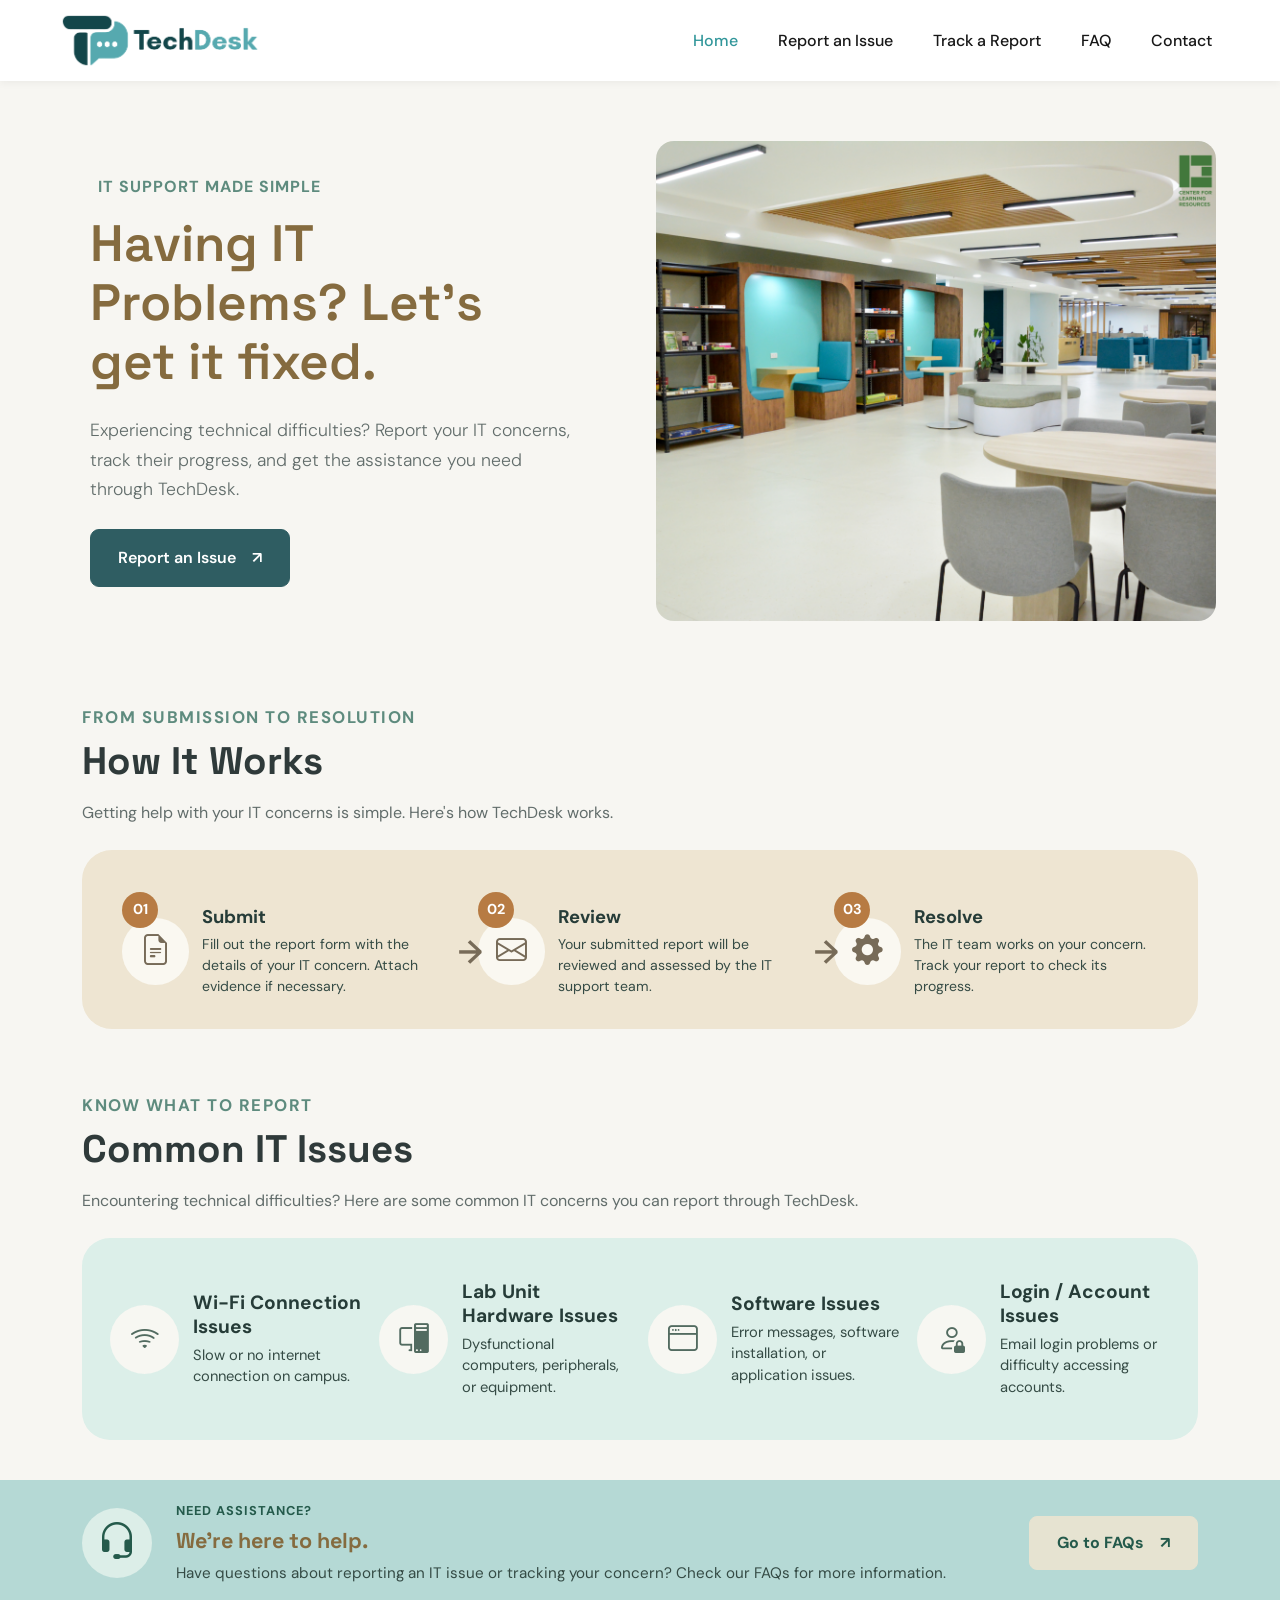
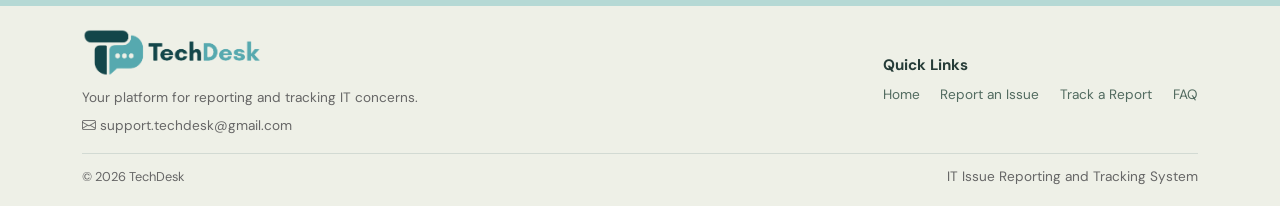
<file: index.html>
<!DOCTYPE html>
<html lang="en">

<head>
    <meta charset="utf-8">
    <meta name="viewport" content="width=device-width, initial-scale=1">
    <meta name="theme-color" content="#f7f7f2">
    <meta name="description" content="TechDesk is a campus IT issue reporting and tracking platform where users can report technical problems and monitor their status.">

    <title>TechDesk | Having IT Problems?</title>
    <link rel="icon" type="image/png" href="images/techdesk-logo.png">

    <!-- Bootstrap -->
    <link href="https://cdn.jsdelivr.net/npm/bootstrap@5.3.3/dist/css/bootstrap.min.css"
        rel="stylesheet"
        integrity="sha384-QWTKZyjpPEjISv5WaRU9OFeRpok6YctnYmDr5pNlyT2bRjXh0JMhjY6hW+ALEwIH"
        crossorigin="anonymous">

    <!-- Bootstrap Icons -->
    <link rel="stylesheet"
        href="https://cdn.jsdelivr.net/npm/bootstrap-icons@1.11.3/font/bootstrap-icons.min.css">

    <!-- Google Fonts -->
    <link rel="preconnect" href="https://fonts.googleapis.com">
    <link rel="preconnect" href="https://fonts.gstatic.com" crossorigin>
    <link href="https://fonts.googleapis.com/css2?family=DM+Sans:wght@400;500;600;700&family=Space+Grotesk:wght@500;600;700&display=swap"
        rel="stylesheet">

    <!-- TechDesk Stylesheets -->
    <link rel="stylesheet" href="styles/index.css">
    <link rel="stylesheet" href="styles/home-layout.css">
    <link rel="stylesheet" href="styles/hero.css">
    <link rel="stylesheet" href="styles/scams.css">

</head>

<body>

    <!-- NAVIGATION -->
    <header class="navbar navbar-expand-md sticky-top bg-light px-3 px-lg-5">
        <div class="container-fluid">

            <!-- TechDesk Brand -->
            <a class="navbar-brand d-flex align-items-center mb-0"
                href="#home" aria-label="TechDesk home">

                <img src="images/techdesk-logo.png"
                    alt="TechDesk Logo"
                    class="navbar-logo">

            </a>

            <!-- Navigation Toggle -->
            <button class="navbar-toggler"
                type="button"
                data-bs-toggle="collapse"
                data-bs-target="#site-navigation"
                aria-label="Toggle navigation"
                aria-expanded="false"
                aria-controls="site-navigation">

                <span class="navbar-toggler-icon"></span>
            </button>

            <!-- Main Navigation -->
            <nav class="collapse navbar-collapse justify-content-md-end"
                id="site-navigation"
                aria-label="Main navigation">

                <div class="navbar-nav align-items-md-center gap-md-4">

                    <a class="nav-link active" href="#home" aria-current="page">
                        Home
                    </a>

                    <a class="nav-link" href="report.html">
                        Report an Issue
                    </a>

                    <a class="nav-link" href="track.html">
                        Track a Report
                    </a>

                    <a class="nav-link" href="faqs.html">
                        FAQ
                    </a>

                    <a class="nav-link" href="#contact">
                        Contact
                    </a>

                </div>
            </nav>

        </div>
    </header>


    <main>

        <!-- HERO SECTION -->
        <section class="hero d-flex align-items-center position-relative overflow-hidden"
            id="home"
            aria-labelledby="hero-title">

            <div class="container-fluid px-0">

                <div class="row g-0 align-items-stretch">

                    <!-- Hero Content -->
                    <div class="col-lg-6 hero-content">

                        <div class="hero-text-content">

                            <p class="hero-eyebrow d-flex align-items-center gap-2 fw-bold mb-3">
                                <span class="eyebrow-dot" aria-hidden="true"></span>
                                IT SUPPORT MADE SIMPLE
                            </p>

                            <h1 class="hero-title fw-semibold mb-0" id="hero-title">
                                Having IT Problems?
                                <span>Let's get it fixed.</span>
                            </h1>

                            <p class="hero-description lead my-4">
                                Experiencing technical difficulties?
                                Report your IT concerns, track their progress,
                                and get the assistance you need through TechDesk.
                            </p>

                            <a class="btn btn-primary d-inline-flex align-items-center gap-3"
                                href="report.html">

                                Report an Issue
                                <span aria-hidden="true">↗</span>

                            </a>

                        </div>

                    </div>

                    <!-- Hero Image -->
                    <div class="col-lg-6 hero-image-container">

                        <img src="images/hero-right.jpg"
                            alt="Campus learning environment"
                            class="hero-image">

                    </div>

                </div>
            </div>
        </section>


        <!-- HOW IT WORKS -->
        <section class="how-it-works py-5"
            id="how-it-works"
            aria-labelledby="how-it-works-title">

            <div class="container py-lg-4">

                <div class="how-heading mb-4">

                    <p class="how-kicker text-uppercase fw-bold mb-2">
                        FROM SUBMISSION TO RESOLUTION
                    </p>

                    <h2 class="how-title mb-3" id="how-it-works-title">
                        How It Works
                    </h2>

                    <p class="how-intro mb-0">
                        Getting help with your IT concerns is simple.
                        Here's how TechDesk works.
                    </p>

                </div>

                <!-- Process Panel -->
                <div class="how-steps row g-4 align-items-center">

                    <!-- Step 1 -->
                    <div class="col-md-4">

                        <article class="how-step">

                            <span class="step-number">01</span>

                            <div class="step-icon" aria-hidden="true">
                                <i class="bi bi-file-earmark-text"></i>
                            </div>

                            <div class="step-content">

                                <h3 class="step-title">Submit</h3>

                                <p class="step-description mb-0">
                                    Fill out the report form with the details
                                    of your IT concern. Attach evidence if necessary.
                                </p>

                            </div>

                        </article>

                    </div>

                    <!-- Step 2 -->
                    <div class="col-md-4">

                        <article class="how-step">

                            <span class="step-number">02</span>

                            <div class="step-icon" aria-hidden="true">
                                <i class="bi bi-envelope"></i>
                            </div>

                            <div class="step-content">

                                <h3 class="step-title">Review</h3>

                                <p class="step-description mb-0">
                                    Your submitted report will be reviewed
                                    and assessed by the IT support team.
                                </p>

                            </div>

                        </article>

                    </div>

                    <!-- Step 3 -->
                    <div class="col-md-4">

                        <article class="how-step">

                            <span class="step-number">03</span>

                            <div class="step-icon" aria-hidden="true">
                                <i class="bi bi-gear-fill"></i>
                            </div>

                            <div class="step-content">

                                <h3 class="step-title">Resolve</h3>

                                <p class="step-description mb-0">
                                    The IT team works on your concern.
                                    Track your report to check its progress.
                                </p>

                            </div>

                        </article>

                    </div>

                </div>

            </div>
        </section>


        <!-- COMMON IT ISSUES -->
        <section class="scam-types py-5"
            id="scam-types"
            aria-labelledby="scam-types-title">

            <div class="container py-lg-4">

                <div class="scam-types-heading mb-4 mb-lg-5">

                    <p class="scam-types-kicker text-uppercase fw-bold mb-2">
                        KNOW WHAT TO REPORT
                    </p>

                    <h2 class="scam-types-title mb-3" id="scam-types-title">
                        Common IT Issues
                    </h2>

                    <p class="scam-types-intro mb-0">
                        Encountering technical difficulties? Here are some
                        common IT concerns you can report through TechDesk.
                    </p>

                </div>

                <!-- Common Issues Panel -->
                <div class="row g-3 g-lg-4">

                    <!-- Wi-Fi Connection Issues -->
                    <div class="col-md-6 col-lg-3">

                        <article class="scam-card h-100">

                            <span class="scam-icon" aria-hidden="true">
                                <i class="bi bi-wifi"></i>
                            </span>

                            <div class="scam-card-content">

                                <h3 class="scam-card-title">
                                    Wi-Fi Connection Issues
                                </h3>

                                <p class="scam-card-description mb-0">
                                    Slow or no internet connection on campus.
                                </p>

                            </div>

                        </article>

                    </div>

                    <!-- Lab Unit Hardware Issues -->
                    <div class="col-md-6 col-lg-3">

                        <article class="scam-card h-100">

                            <span class="scam-icon" aria-hidden="true">
                                <i class="bi bi-pc-display"></i>
                            </span>

                            <div class="scam-card-content">

                                <h3 class="scam-card-title">
                                    Lab Unit Hardware Issues
                                </h3>

                                <p class="scam-card-description mb-0">
                                    Dysfunctional computers, peripherals,
                                    or equipment.
                                </p>

                            </div>

                        </article>

                    </div>

                    <!-- Software Issues -->
                    <div class="col-md-6 col-lg-3">

                        <article class="scam-card h-100">

                            <span class="scam-icon" aria-hidden="true">
                                <i class="bi bi-window"></i>
                            </span>

                            <div class="scam-card-content">

                                <h3 class="scam-card-title">
                                    Software Issues
                                </h3>

                                <p class="scam-card-description mb-0">
                                    Error messages, software installation,
                                    or application issues.
                                </p>

                            </div>

                        </article>

                    </div>

                    <!-- Login / Account Issues -->
                    <div class="col-md-6 col-lg-3">

                        <article class="scam-card h-100">

                            <span class="scam-icon" aria-hidden="true">
                                <i class="bi bi-person-lock"></i>
                            </span>

                            <div class="scam-card-content">

                                <h3 class="scam-card-title">
                                    Login / Account Issues
                                </h3>

                                <p class="scam-card-description mb-0">
                                    Email login problems or difficulty
                                    accessing accounts.
                                </p>

                            </div>

                        </article>

                    </div>

                </div>
            </div>

        </section>


        <!-- NEED HELP SECTION -->
        <section class="volunteer-section position-relative d-flex align-items-center overflow-hidden"
            id="help"
            aria-labelledby="help-title">

            <div class="container volunteer-content">

                <div class="row align-items-center">

                    <!-- Headset Icon -->
                    <div class="col-auto">

                        <div class="help-icon" aria-hidden="true">
                            <i class="bi bi-headset"></i>
                        </div>

                    </div>

                    <!-- Help Text -->
                    <div class="col">

                        <p class="volunteer-eyebrow text-uppercase fw-bold mb-2">
                            NEED ASSISTANCE?
                        </p>

                        <h2 class="volunteer-title mb-2" id="help-title">
                            We're here to help.
                        </h2>

                        <p class="volunteer-description mb-0">
                            Have questions about reporting an IT issue
                            or tracking your concern? Check our FAQs
                            for more information.
                        </p>

                    </div>

                    <!-- FAQ Button -->
                    <div class="col-lg-auto">

                        <a class="btn btn-primary d-inline-flex align-items-center gap-3"
                            href="faqs.html">

                            Go to FAQs
                            <span aria-hidden="true">↗</span>

                        </a>

                    </div>

                </div>

            </div>
        </section>

    </main>


    <!-- FOOTER -->
    <footer class="site-footer py-3" id="contact">

        <div class="container">

            <div class="d-flex flex-column flex-sm-row justify-content-between align-items-sm-center gap-3">

                <!-- Footer Brand -->
                <div class="footer-brand">

                    <a class="footer-logo d-flex align-items-center mb-2"
                        href="#home">

                        <img src="images/techdesk-logo.png"
                            alt="TechDesk Logo"
                            class="footer-logo-image">

                    </a>

                    <p class="footer-notice mb-0">
                        Your platform for reporting and tracking IT concerns.
                    </p>

                    <p class="footer-notice mb-0 mt-2">
                        <i class="bi bi-envelope" aria-hidden="true"></i> support.techdesk@gmail.com
                    </p>

                </div>

                <!-- Footer Navigation -->
                <div class="footer-links">

                    <h3>Quick Links</h3>

                    <div class="footer-links-list">

                        <a href="index.html">Home</a>
                        <a href="report.html">Report an Issue</a>
                        <a href="track.html">Track a Report</a>
                        <a href="faqs.html">FAQ</a>

                    </div>

                </div>

            </div>

            <!-- Copyright -->
            <div class="footer-bottom mt-3">

                <p class="footer-copyright mb-0">
                    &copy; 2026 TechDesk
                </p>

                <p class="footer-notice mb-0">
                    IT Issue Reporting and Tracking System
                </p>

            </div>

        </div>
    </footer>


    <!-- Bootstrap JavaScript -->
    <script src="https://cdn.jsdelivr.net/npm/bootstrap@5.3.3/dist/js/bootstrap.bundle.min.js"></script>

</body>
</html>
</file>
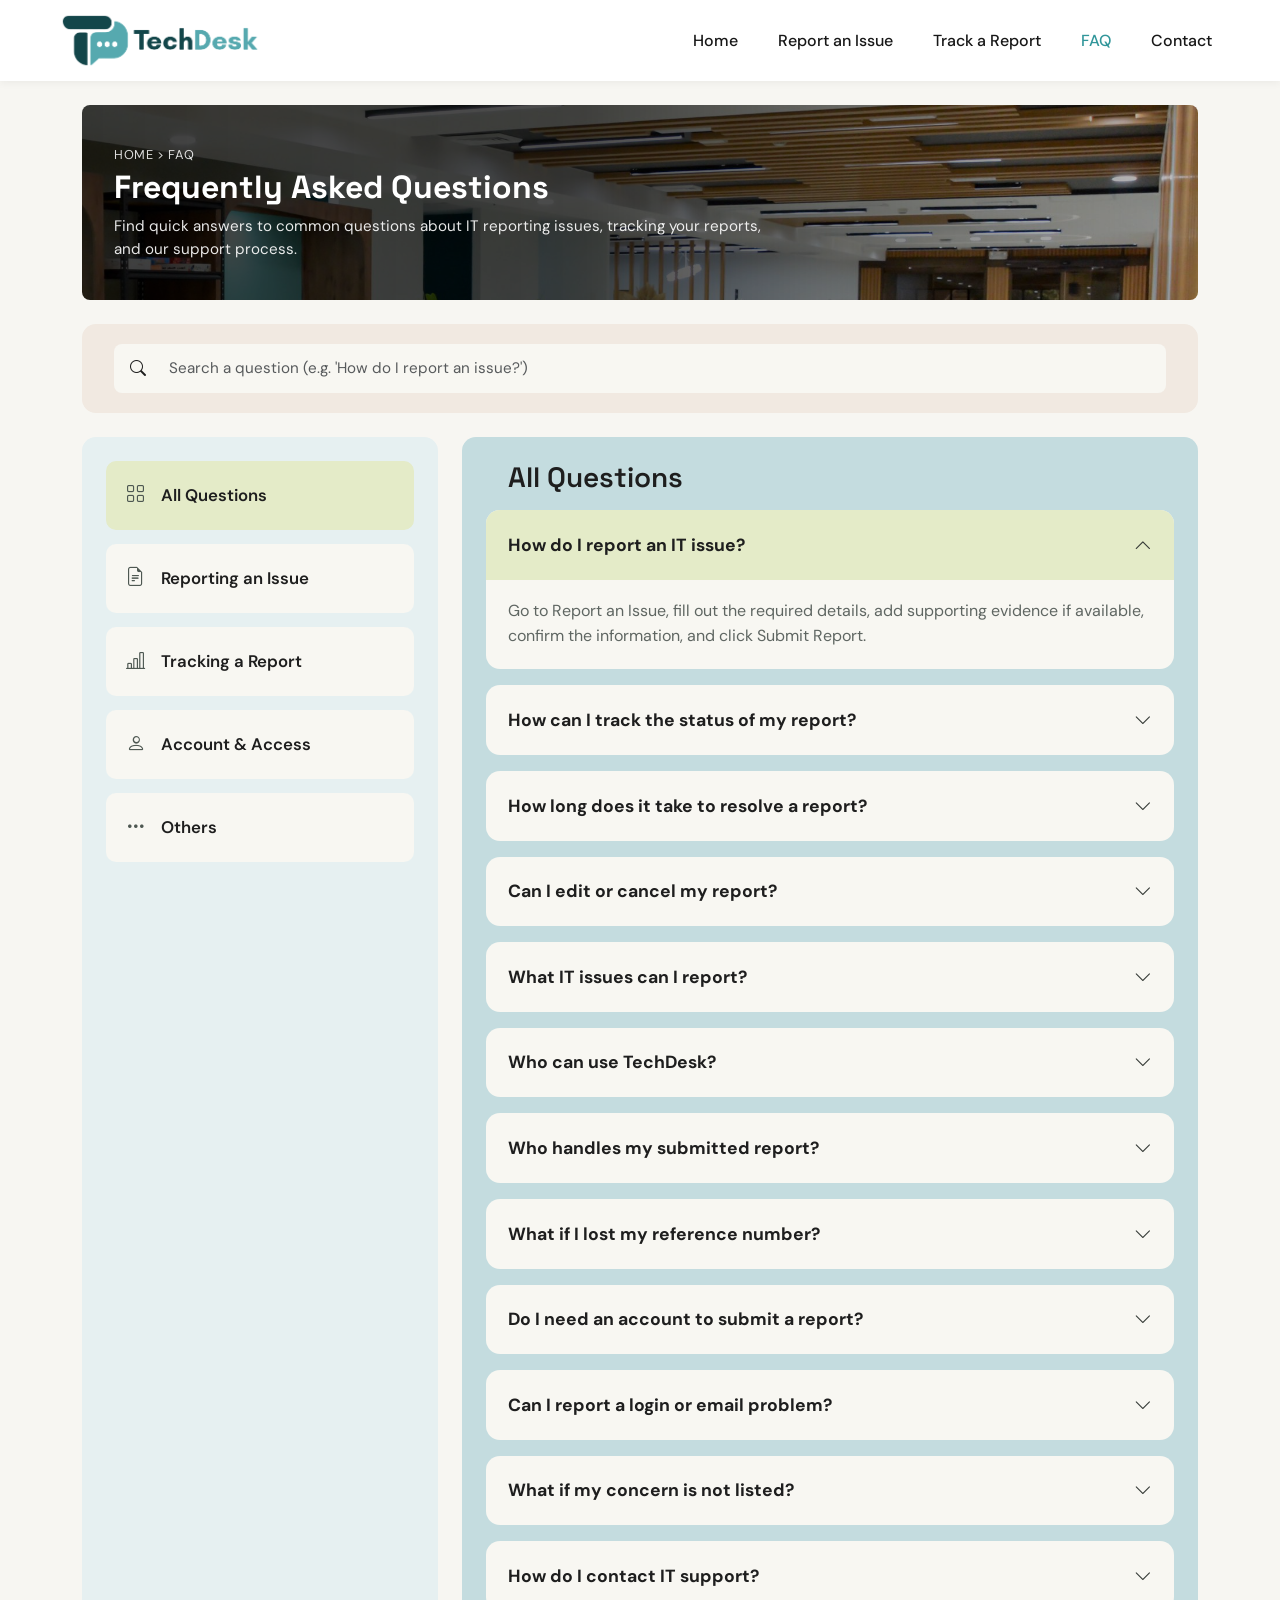
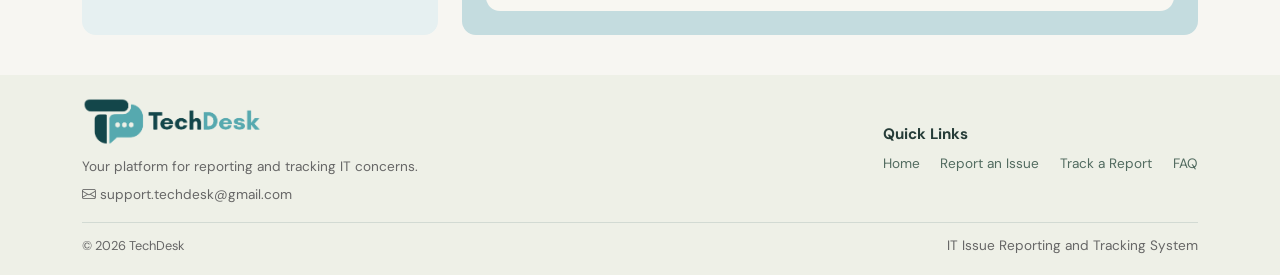
<file: faqs.html>
<!doctype html>
<html lang="en">
<head>
    <meta charset="utf-8">
    <meta name="viewport" content="width=device-width, initial-scale=1">
    <meta name="theme-color" content="#f7f6f2">
    <meta name="description" content="Find answers to common questions about TechDesk.">

    <title>FAQ | TechDesk</title>
    <link rel="icon" type="image/png" href="images/techdesk-logo.png">

    <!-- Bootstrap -->
    <link href="https://cdn.jsdelivr.net/npm/bootstrap@5.3.3/dist/css/bootstrap.min.css" rel="stylesheet">

    <!-- Bootstrap Icons -->
    <link rel="stylesheet" href="https://cdn.jsdelivr.net/npm/bootstrap-icons@1.11.3/font/bootstrap-icons.min.css">

    <!-- Google Fonts -->
    <link rel="preconnect" href="https://fonts.googleapis.com">
    <link rel="preconnect" href="https://fonts.gstatic.com" crossorigin>
    <link href="https://fonts.googleapis.com/css2?family=DM+Sans:wght@400;500;600;700&family=Space+Grotesk:wght@500;600;700&display=swap" rel="stylesheet">

    <!-- CSS -->
    <link rel="stylesheet" href="styles/index.css">
    <link rel="stylesheet" href="styles/home-layout.css">
    <link rel="stylesheet" href="styles/faq.css">
</head>

<body>

    <!-- Navigation -->
    <header class="navbar navbar-expand-md sticky-top bg-light px-3 px-lg-5">
        <div class="container-fluid">

            <a class="navbar-brand d-flex align-items-center mb-0"
                href="index.html" aria-label="TechDesk home">
                <img src="images/techdesk-logo.png" alt="TechDesk Logo" class="navbar-logo">
            </a>

            <button class="navbar-toggler"
                type="button"
                data-bs-toggle="collapse"
                data-bs-target="#site-navigation"
                aria-label="Toggle navigation"
                aria-expanded="false"
                aria-controls="site-navigation">
                <span class="navbar-toggler-icon"></span>
            </button>

            <nav class="collapse navbar-collapse justify-content-md-end"
                id="site-navigation"
                aria-label="Main navigation">

                <div class="navbar-nav align-items-md-center gap-md-4">
                    <a class="nav-link" href="index.html">Home</a>
                    <a class="nav-link" href="report.html">Report an Issue</a>
                    <a class="nav-link" href="track.html">Track a Report</a>
                    <a class="nav-link active" href="faqs.html" aria-current="page">FAQ</a>
                    <a class="nav-link" href="index.html#contact">Contact</a>
                </div>
            </nav>

        </div>
    </header>


    <main>

        <!-- FAQ Banner -->
        <section class="faq-hero">
            <div class="container">

                <div class="faq-hero-banner">

                    <p class="faq-breadcrumb">
                        <a href="index.html">Home</a> &gt; FAQ
                    </p>

                    <div class="faq-hero-content">
                        <h1>Frequently Asked Questions</h1>
                        <p>
                            Find quick answers to common questions about IT reporting
                            issues, tracking your reports, and our support process.
                        </p>
                    </div>

                </div>

            </div>
        </section>

        <!-- FAQ Content -->
        <section class="faq-section py-4">
            <div class="container">

                <!-- Search -->
                <div class="faq-search mb-4">
                    <div class="input-group">
                        <span class="input-group-text">
                            <i class="bi bi-search"></i>
                        </span>
                        <input type="search"
                               class="form-control"
                               placeholder="Search a question (e.g. 'How do I report an issue?')"
                               aria-label="Search questions"
                               id="faqSearch">
                    </div>
                </div>


                <div class="row g-4">

                    <!-- Categories -->
                    <aside class="col-lg-4 col-md-4">
                        <div class="faq-categories">

                            <button class="faq-category active" type="button" data-filter="all">
                                <i class="bi bi-grid"></i>
                                All Questions
                            </button>

                            <button class="faq-category" type="button" data-filter="reporting">
                                <i class="bi bi-file-earmark-text"></i>
                                Reporting an Issue
                            </button>

                            <button class="faq-category" type="button" data-filter="tracking">
                                <i class="bi bi-bar-chart-line"></i>
                                Tracking a Report
                            </button>

                            <button class="faq-category" type="button" data-filter="account">
                                <i class="bi bi-person"></i>
                                Account &amp; Access
                            </button>

                            <button class="faq-category" type="button" data-filter="others">
                                <i class="bi bi-three-dots"></i>
                                Others
                            </button>

                        </div>
                    </aside>


                    <!-- Questions -->
                    <section class="col-lg-8 col-md-8">

                        <div class="faq-questions">

                            <h2 id="faqHeading">All Questions</h2>

                            <div class="faq-item" data-category="reporting">
                                <details open>
                                    <summary>How do I report an IT issue?</summary>
                                    <p>
                                        Go to Report an Issue, fill out the required
                                        details, add supporting evidence if available,
                                        confirm the information, and click Submit Report.
                                    </p>
                                </details>
                            </div>

                            <div class="faq-item" data-category="tracking">
                                <details>
                                    <summary>How can I track the status of my report?</summary>
                                    <p>
                                        Go to Track a Report and enter your reference
                                        number to check the latest status of your
                                        submitted report.
                                    </p>
                                </details>
                            </div>

                            <div class="faq-item" data-category="tracking">
                                <details>
                                    <summary>How long does it take to resolve a report?</summary>
                                    <p>
                                        The time needed depends on the type and severity
                                        of the reported IT issue. You can check your
                                        report status through the tracking page.
                                    </p>
                                </details>
                            </div>

                            <div class="faq-item" data-category="reporting">
                                <details>
                                    <summary>Can I edit or cancel my report?</summary>
                                    <p>
                                        If you need to update or cancel a submitted
                                        report, contact the IT support staff for
                                        assistance.
                                    </p>
                                </details>
                            </div>

                            <div class="faq-item" data-category="reporting">
                                <details>
                                    <summary>What IT issues can I report?</summary>
                                    <p>
                                        You can report campus Wi-Fi connection problems,
                                        laboratory hardware or software issues, projector
                                        and AV problems, login or account-related problems,
                                        and anything else under the Other category.
                                    </p>
                                </details>
                            </div>

                            <div class="faq-item" data-category="account">
                                <details>
                                    <summary>Who can use TechDesk?</summary>
                                    <p>
                                        Benilde students and employees can use TechDesk
                                        to report campus IT-related issues.
                                    </p>
                                </details>
                            </div>

                            <div class="faq-item" data-category="others">
                                <details>
                                    <summary>Who handles my submitted report?</summary>
                                    <p>
                                        The IT Admin or IT Support Staff reviews and
                                        handles submitted campus IT reports.
                                    </p>
                                </details>
                            </div>

                            <div class="faq-item" data-category="tracking">
                                <details>
                                    <summary>What if I lost my reference number?</summary>
                                    <p>Contact the IT support staff with your name and ID number so they can help you find your report.</p>
                                </details>
                            </div>

                            <div class="faq-item" data-category="account">
                                <details>
                                    <summary>Do I need an account to submit a report?</summary>
                                    <p>No separate account is needed. Provide your full name, Student/Employee ID, and email on the report form.</p>
                                </details>
                            </div>

                            <div class="faq-item" data-category="account">
                                <details>
                                    <summary>Can I report a login or email problem?</summary>
                                    <p>Yes. Choose Login / Account Issues as the category and describe what happens when you try to sign in.</p>
                                </details>
                            </div>

                            <div class="faq-item" data-category="others">
                                <details>
                                    <summary>What if my concern is not listed?</summary>
                                    <p>Choose Other as the category and describe the problem in as much detail as you can.</p>
                                </details>
                            </div>

                            <div class="faq-item" data-category="others">
                                <details>
                                    <summary>How do I contact IT support?</summary>
                                    <p>Use the contact details in the footer of the Home page.</p>
                                </details>
                            </div>

                            <p class="text-muted" id="faqEmpty" hidden>No questions match your search. Try different words or pick another category.</p>

                        </div>

                    </section>

                </div>

            </div>
        </section>

    </main>


    <!-- Footer -->
    <footer class="site-footer py-3" id="contact">
        <div class="container">

            <div class="d-flex flex-column flex-sm-row justify-content-between align-items-sm-center gap-3">

                <div class="footer-brand">

                    <a class="footer-logo d-flex align-items-center mb-2" href="index.html">
                        <img src="images/techdesk-logo.png" alt="TechDesk Logo" class="footer-logo-image">
                    </a>

                    <p class="footer-notice mb-0">
                        Your platform for reporting and tracking IT concerns.
                    </p>

                    <p class="footer-notice mb-0 mt-2">
                        <i class="bi bi-envelope" aria-hidden="true"></i> support.techdesk@gmail.com
                    </p>

                </div>

                <div class="footer-links">
                    <h3>Quick Links</h3>
                    <div class="footer-links-list">
                        <a href="index.html">Home</a>
                        <a href="report.html">Report an Issue</a>
                        <a href="track.html">Track a Report</a>
                        <a href="faqs.html">FAQ</a>
                    </div>
                </div>

            </div>

            <div class="footer-bottom mt-3">
                <p class="footer-copyright mb-0">&copy; 2026 TechDesk</p>
                <p class="footer-notice mb-0">IT Issue Reporting and Tracking System</p>
            </div>

        </div>
    </footer>


    <!-- Bootstrap JavaScript -->
    <script src="https://cdn.jsdelivr.net/npm/bootstrap@5.3.3/dist/js/bootstrap.bundle.min.js"></script>

    <!-- FAQ search and category filter -->
    <script>
        // Get the elements we need from the page
        var searchBox = document.getElementById("faqSearch");
        var heading = document.getElementById("faqHeading");
        var emptyMessage = document.getElementById("faqEmpty");
        var items = document.querySelectorAll(".faq-item");
        var buttons = document.querySelectorAll(".faq-category");

        // Remember which category is selected ("all" means show everything)
        var selectedCategory = "all";

        // Show or hide each question depending on the category and the search text
        function filterQuestions() {
            var searchText = searchBox.value.toLowerCase();
            var shown = 0;

            for (var i = 0; i < items.length; i++) {
                var item = items[i];

                var matchesCategory = (selectedCategory === "all" || item.getAttribute("data-category") === selectedCategory);
                var matchesSearch = item.textContent.toLowerCase().indexOf(searchText) !== -1;

                if (matchesCategory && matchesSearch) {
                    item.hidden = false;
                    shown = shown + 1;
                } else {
                    item.hidden = true;
                }
            }

            // Show the "no results" message only when nothing matches
            emptyMessage.hidden = (shown > 0);
        }

        // When a category button is clicked
        for (var i = 0; i < buttons.length; i++) {
            buttons[i].addEventListener("click", function () {
                selectedCategory = this.getAttribute("data-filter");

                // Move the "active" highlight to the clicked button
                for (var j = 0; j < buttons.length; j++) {
                    buttons[j].classList.remove("active");
                }
                this.classList.add("active");

                // Change the heading to match, then update the list
                heading.textContent = this.textContent.trim();
                filterQuestions();
            });
        }

        // When the user types in the search box
        searchBox.addEventListener("input", filterQuestions);
    </script>
</body>
</html>
</file>
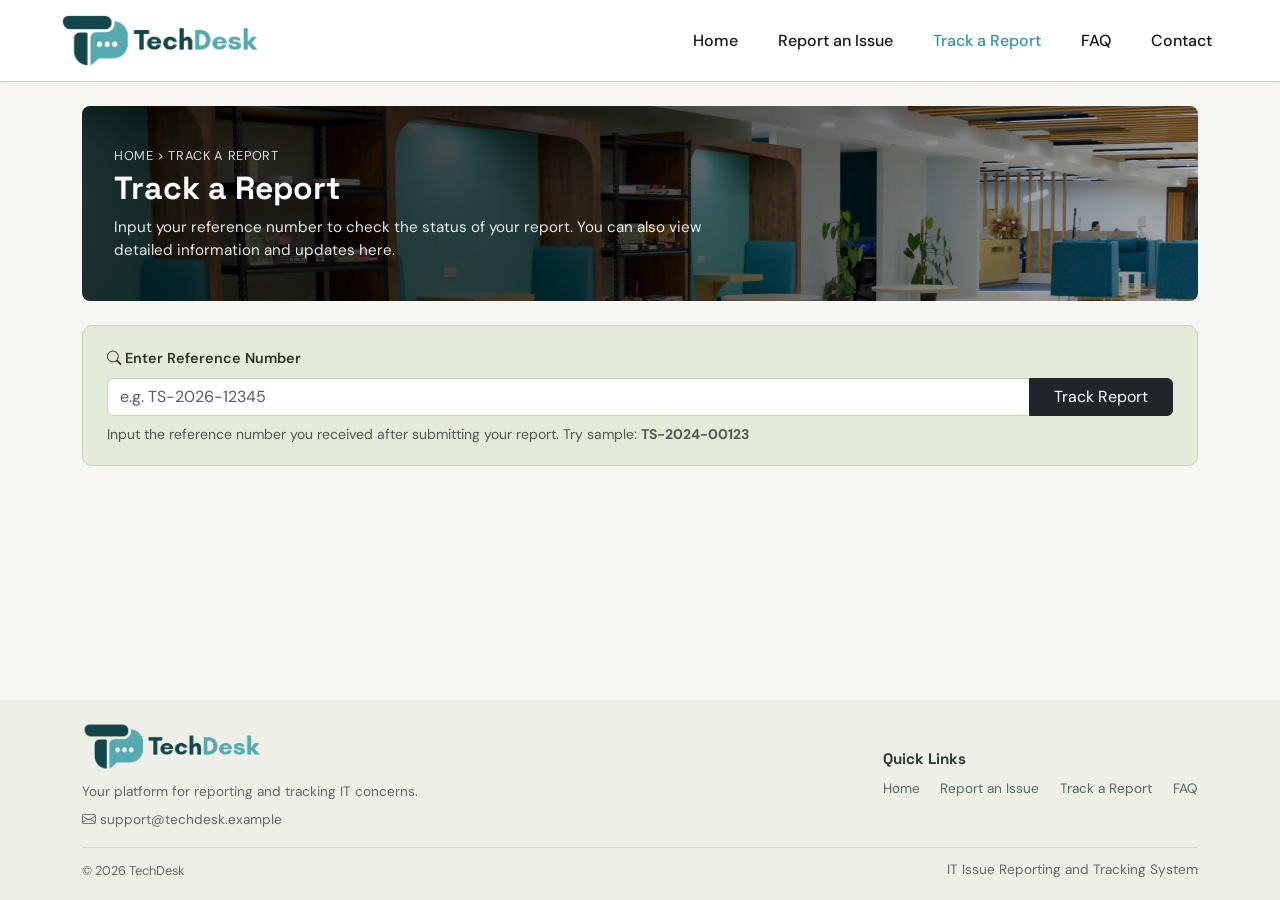
<file: track.html>
<!doctype html>
<html lang="en">
<head>
    <meta charset="utf-8">
    <meta name="viewport" content="width=device-width, initial-scale=1">
    <title>Track a Report | TechDesk</title>
    <link rel="icon" type="image/png" href="images/techdesk-logo.png">
    <link href="https://cdn.jsdelivr.net/npm/bootstrap@5.3.3/dist/css/bootstrap.min.css" rel="stylesheet">
    <link rel="stylesheet" href="https://cdn.jsdelivr.net/npm/bootstrap-icons@1.11.3/font/bootstrap-icons.min.css">
    <link href="https://fonts.googleapis.com/css2?family=DM+Sans:wght@400;500;600;700&family=Space+Grotesk:wght@500;600;700&display=swap" rel="stylesheet">

    <link rel="stylesheet" href="styles/index.css">
    <link rel="stylesheet" href="styles/home-layout.css">
    <link rel="stylesheet" href="styles/track.css">
</head>
<body>
    <header class="navbar navbar-expand-md sticky-top bg-light px-3 px-lg-5">
        <div class="container-fluid">

            <!-- TechDesk Brand -->
            <a class="navbar-brand d-flex align-items-center mb-0"
                href="index.html" aria-label="TechDesk home">

                <img src="images/techdesk-logo.png"
                    alt="TechDesk Logo"
                    class="navbar-logo">

            </a>

            <!-- Navigation Toggle -->
            <button class="navbar-toggler"
                type="button"
                data-bs-toggle="collapse"
                data-bs-target="#site-navigation"
                aria-label="Toggle navigation"
                aria-expanded="false"
                aria-controls="site-navigation">

                <span class="navbar-toggler-icon"></span>
            </button>

            <!-- Main Navigation -->
            <nav class="collapse navbar-collapse justify-content-md-end"
                id="site-navigation"
                aria-label="Main navigation">

                <div class="navbar-nav align-items-md-center gap-md-4">

                    <a class="nav-link" href="index.html">Home</a>
                    <a class="nav-link" href="report.html">Report an Issue</a>
                    <a class="nav-link active" href="track.html" aria-current="page">Track a Report</a>
                    <a class="nav-link" href="faqs.html">FAQ</a>
                    <a class="nav-link" href="index.html#contact">Contact</a>

                </div>
            </nav>

        </div>
    </header>

    <main class="py-4">
        <div class="container">
            <div class="track-hero-banner">
                <div class="track-breadcrumb">HOME &gt; Track a Report</div>
                <h1 class="track-hero-title">Track a Report</h1>
                <p class="track-hero-copy">Input your reference number to check the status of your report. You can also view detailed information and updates here.</p>
            </div>

            <div class="track-search-card">
                <form id="track-search-form">
                    <label class="form-label mb-2" for="track-report-number"><i class="bi bi-search"></i> Enter Reference Number</label>
                    <div class="input-group">
                        <input class="form-control" id="track-report-number" type="text" placeholder="e.g. TS-2026-12345" autocomplete="off" required>
                        <button class="btn btn-dark px-4" type="submit">Track Report</button>
                    </div>
                    <div class="form-text mt-2 text-muted small">Input the reference number you received after submitting your report. Try sample: <strong>TS-2024-00123</strong></div>
                </form>
            </div>

            <div class="alert alert-warning" id="track-notice" role="status" hidden></div>

            <article id="track-report" hidden>
                <div class="report-details-card">
                    <h2 class="section-card-title">Report Details</h2>
                    <div class="row g-3">
                        <div class="col-sm-6">
                            <div class="detail-label">Reference Number</div>
                            <div class="detail-value" id="track-report-heading">TS-2024-00123</div>
                        </div>
                        <div class="col-sm-6">
                            <div class="detail-label">Date Submitted</div>
                            <div class="detail-value" id="track-date-submitted">March 12, 2024 - 10:24 AM</div>
                        </div>
                        <div class="col-sm-6">
                            <div class="detail-label">Category</div>
                            <div class="detail-value" id="track-category">Wi-Fi Connection Issues</div>
                        </div>
                        <div class="col-sm-6">
                            <div class="detail-label">Location</div>
                            <div class="detail-value" id="track-location">SDA Building, 5F - Lab 10</div>
                        </div>
                        <div class="col-12">
                            <div class="detail-label">Description</div>
                            <div class="detail-value" id="track-description">Unable to connect to the campus wi-fi on the 5th floor. Already tried restarting the device.</div>
                        </div>

                        <div class="col-12 mt-3">
                            <div class="status-callout-box">
                                <div class="status-callout-icon"><i class="bi bi-gear-fill"></i></div>
                                <div>
                                    <div class="detail-label">Status</div>
                                    <div class="status-callout-title" id="track-status-title">In Progress</div>
                                    <p class="status-callout-desc" id="track-status-desc">Our team is currently working on your report.</p>
                                </div>
                            </div>
                        </div>
                    </div>
                </div>

                <div class="report-timeline-card">
                    <h2 class="section-card-title">Report Timeline</h2>
                    <div class="wireframe-timeline" id="track-timeline">
                        <div class="w-step completed">
                            <div class="w-step-dot"><i class="bi bi-check"></i></div>
                            <div class="w-step-title">Submitted</div>
                            <div class="w-step-date">March 12, 2024 10:24 AM</div>
                        </div>
                        <div class="w-step active">
                            <div class="w-step-dot"><i class="bi bi-check"></i></div>
                            <div class="w-step-title">In Progress</div>
                            <div class="w-step-date">March 12, 2024 11:15 AM</div>
                        </div>
                        <div class="w-step">
                            <div class="w-step-dot"></div>
                            <div class="w-step-title">Resolved</div>
                            <div class="w-step-date">Pending</div>
                        </div>
                        <div class="w-step">
                            <div class="w-step-dot"></div>
                            <div class="w-step-title">Closed</div>
                            <div class="w-step-date">Pending</div>
                        </div>
                    </div>
                </div>
            </article>
        </div>
    </main>

    <footer class="site-footer py-3" id="contact">
        <div class="container">

            <div class="d-flex flex-column flex-sm-row justify-content-between align-items-sm-center gap-3">

                <!-- Footer Brand -->
                <div class="footer-brand">

                    <a class="footer-logo d-flex align-items-center mb-2" href="index.html">
                        <img src="images/techdesk-logo.png" alt="TechDesk Logo" class="footer-logo-image">
                    </a>

                    <p class="footer-notice mb-0">
                        Your platform for reporting and tracking IT concerns.
                    </p>

                    <p class="footer-notice mb-0 mt-2">
                        <i class="bi bi-envelope" aria-hidden="true"></i> support@techdesk.example
                    </p>

                </div>

                <!-- Footer Navigation -->
                <div class="footer-links">
                    <h3>Quick Links</h3>
                    <div class="footer-links-list">
                        <a href="index.html">Home</a>
                        <a href="report.html">Report an Issue</a>
                        <a href="track.html">Track a Report</a>
                        <a href="faqs.html">FAQ</a>
                    </div>
                </div>

            </div>

            <!-- Copyright -->
            <div class="footer-bottom mt-3">
                <p class="footer-copyright mb-0">&copy; 2026 TechDesk</p>
                <p class="footer-notice mb-0">IT Issue Reporting and Tracking System</p>
            </div>

        </div>
    </footer>

    <script src="https://cdn.jsdelivr.net/npm/bootstrap@5.3.3/dist/js/bootstrap.bundle.min.js"></script>
    <script src="js/track.js"></script>
</body>
</html>
</file>
<file: styles/index.css>
:root {
    --primary-color: #2F5D62;
    --secondary-color: #5E8B7E;
    --accent-color: #A7C4BC;
    --background-color: #F7F6F2;
    --text-color: #2D3436;
    --white: #FFFFFF;
}

* {
    margin: 0;
    padding: 0;
    box-sizing: border-box;
}

html {
    scroll-behavior: smooth;
}

body {
    font-family: 'DM Sans', sans-serif;
    background-color: var(--background-color);
    color: var(--text-color);
}

img {
    max-width: 100%;
}
</file>
<file: styles/home-layout.css>
/* HOME PAGE LAYOUT */

/* GENERAL */

:root {
    --td-dark: #164E50;
    --td-teal: #55AFB2;
    --td-mint: #DCEEE8;
    --td-cream: #F8F9F0;
    --td-beige: #EEE5D2;
    --td-brown: #776B58;
}

body {
    background-color: #F7F6F2;
    font-family: 'DM Sans', sans-serif;
    color: #2D3436;
}

/* NAVBAR */

header.navbar {
    min-height: 78px;
    padding-top: 0.35rem !important;
    padding-bottom: 0.35rem !important;
    background-color: #FFFFFF !important;
    box-shadow: 0 2px 8px rgba(0, 0, 0, 0.05);
}

header.navbar .container-fluid {
    min-height: 70px;
}

.navbar-logo {
    height: 55px;
    width: auto;
    max-width: 200px;
    object-fit: contain;
    display: block;
}

.navbar-nav {
    gap: 1.1rem;
}

.navbar-nav .nav-link {
    color: #171717;
    font-size: 1rem;
    font-weight: 500;
    transition: color 0.2s ease;
}

.navbar-nav .nav-link:hover,
.navbar-nav .nav-link.active {
    color: #31969A;
}

/*HOW IT WORKS*/

.how-it-works {
    background-color: #F7F6F2;
    padding: 2.5rem 0 !important;
}

.how-heading {
    max-width: 750px;
    margin-bottom: 1.5rem !important;
}

.how-kicker {
    color: #5E8B7E;
    font-size: 1.05rem;
    letter-spacing: 1.5px;
}

.how-title {
    color: 	#2F3A3A;
    font-family: 'Space Grotesk', sans-serif;
    font-size: clamp(2rem, 3vw, 2.5rem);
    font-weight: 700;
}

.how-intro {
    color: #626D6B;
    font-size: 1rem;
    line-height: 1.6;
}

/* Beige Process Panel */

.how-steps {
    background-color: var(--td-beige);
    border-radius: 30px;
    padding: 2rem 1.5rem;
    margin: 0 !important;

    display: flex;
    flex-direction: row;
    flex-wrap: nowrap;
    align-items: center;
    justify-content: space-between;

    gap: 0;
    width: 100%;
}

/* Three Equal Columns */

.how-steps > div {
    flex: 0 0 33.333333%;
    width: 33.333333%;
    max-width: 33.333333%;
    min-width: 0;

    display: flex;
    align-items: center;
    position: relative;

    padding-left: 1rem;
    padding-right: 1rem;
}

/* Individual Steps */

.how-step {
    display: flex;
    align-items: center;
    gap: 0.85rem;
    width: 100%;
    min-width: 0;
    position: relative;
}

.step-number {
    position: absolute;
    top: -14px;
    left: 0;

    background-color: #B77B43;
    color: #FFFFFF;

    border-radius: 50%;
    width: 36px;
    height: 36px;

    display: flex;
    align-items: center;
    justify-content: center;

    font-size: 0.9rem;
    font-weight: 700;
    z-index: 1;
}

.step-icon {
    width: clamp(64px, 5.2vw, 84px);
    height: clamp(64px, 5.2vw, 84px);
    border-radius: 50%;

    background-color: #FAF8F1;
    color: var(--td-brown);

    flex-shrink: 0;

    display: flex;
    align-items: center;
    justify-content: center;

    font-size: clamp(1.7rem, 2.4vw, 2.3rem);
}

.step-content {
    min-width: 0;
}

.step-title {
    color: #263C38;
    font-size: clamp(1.15rem, 1.4vw, 1.4rem);
    font-weight: 700;
    margin-bottom: 0.35rem;
}

.step-description {
    color: #354B45;
    font-size: clamp(0.88rem, 1.05vw, 1rem);
    line-height: 1.5;
}

/* Arrows Between Steps */

.how-steps > div:not(:last-child)::after {
    content: "→";

    color: var(--td-brown);
    font-size: 2rem;
    font-weight: 600;

    position: absolute;
    right: -0.5rem;
    top: 50%;

    transform: translate(50%, -50%);
    z-index: 2;
}

/* NEED HELP BANNER */

.volunteer-section {
    background-color: #B5D9D5;
    padding: 1.5rem 0;
    min-height: 125px;
}

.volunteer-content {
    width: 100%;
}

.volunteer-content .row {
    gap: 0.5rem 0;
}

.help-icon {
    width: 70px;
    height: 70px;
    border-radius: 50%;

    background-color: #DCEEE8;
    color: #245A4B;

    display: flex;
    align-items: center;
    justify-content: center;

    font-size: 2.5rem;
}

.volunteer-eyebrow {
    color: #245A4B;
    font-size: 0.8rem;
    letter-spacing: 1px;
}

.volunteer-title {
    color: #856B3F;
    font-family: 'Space Grotesk', sans-serif;
    font-size: 1.35rem;
    font-weight: 700;
}

.volunteer-description {
    color: #354B45;
    font-size: 0.95rem;
    line-height: 1.5;
}

.volunteer-section .btn-primary {
    background-color: #E6E3D1;
    border-color: #E6E3D1;
    color: #245A4B;

    padding: 0.85rem 1.7rem;
    border-radius: 8px;

    font-weight: 700;
    white-space: nowrap;
}

.volunteer-section .btn-primary:hover {
    background-color: #FFFFFF;
    border-color: #FFFFFF;
    color: var(--td-dark);
}

/* FOOTER */

.site-footer {
    background-color: #EEF0E7;
    padding: 1.5rem 0 !important;
    margin-top: 0;
}

.footer-brand {
    max-width: 350px;
}

.footer-logo-image {
    height: 55px;
    width: auto;
    max-width: 180px;
    object-fit: contain;
    display: block;
}

.footer-notice {
    color: #666666;
    font-size: 0.85rem;
    line-height: 1.5;
}

.footer-links h3 {
    color: #263C38;
    font-size: 0.95rem;
    font-weight: 700;
    margin-bottom: 0.7rem;
}

.footer-links-list {
    display: flex;
    flex-wrap: wrap;
    gap: 0.7rem 1.3rem;
}

.footer-links-list a {
    color: #526B60;
    font-size: 0.85rem;
    text-decoration: none;
}

.footer-links-list a:hover {
    color: #164E50;
    text-decoration: underline;
}

.footer-bottom {
    border-top: 1px solid rgba(47, 93, 98, 0.15);
    padding-top: 0.8rem;

    display: flex;
    align-items: center;
    justify-content: space-between;
    gap: 1rem;
}

.footer-copyright {
    color: #666666;
    font-size: 0.8rem;
}

/* RESPONSIVE DESIGN */

@media (max-width: 991px) {

    .how-steps {
        padding: 1.5rem 0.75rem;
    }

    .how-steps > div {
        padding-left: 0.6rem;
        padding-right: 0.6rem;
    }

    .how-step {
        gap: 0.6rem;
    }

    .step-icon {
        width: 55px;
        height: 55px;
        font-size: 1.5rem;
    }

    .step-title {
        font-size: 1rem;
    }

    .step-description {
        font-size: 0.78rem;
    }

    .how-steps > div:not(:last-child)::after {
        font-size: 1.5rem;
    }
}

@media (max-width: 767px) {

    /* Navbar */

    header.navbar {
        padding-left: 1rem !important;
        padding-right: 1rem !important;
    }

    .navbar-logo {
        height: 48px;
    }

    .navbar-nav {
        gap: 0;
        padding-top: 0.5rem;
    }

    /* How It Works */

    .how-it-works {
        padding: 2rem 0 !important;
    }

    .how-steps {
        flex-direction: column;
        flex-wrap: nowrap;
        align-items: stretch;

        border-radius: 25px;
        padding: 1.5rem;
        gap: 1.5rem;
    }

    .how-steps > div {
        flex: 0 0 100%;
        width: 100%;
        max-width: 100%;
    }

    .how-step {
        padding: 0.5rem 0;
    }

    .how-steps > div:not(:last-child)::after {
        display: none;
    }

    /* Need Help */

    .volunteer-section {
        padding: 1.5rem 0;
    }

    .help-icon {
        width: 55px;
        height: 55px;
        font-size: 2rem;
    }

    .volunteer-section .btn-primary {
        margin-top: 1rem;
    }

    /* Footer */

    .footer-bottom {
        flex-direction: column;
        align-items: flex-start;
        gap: 0.3rem;
    }

    .footer-links-list {
        gap: 0.6rem 1rem;
    }
}


/* =========================================
   FIX AWKWARD SPACING - HOMEPAGE
========================================= */

/* HERO SECTION */

.hero {
    min-height: 520px;
}

.hero-image-container {
    padding-top: 1rem;
    padding-bottom: 1rem;
}

.hero-image {
    height: 420px;
}

/* HOW IT WORKS */

.how-it-works {
    padding-top: 1.5rem !important;
    padding-bottom: 1.5rem !important;
}

.how-it-works > .container {
    padding-top: 0 !important;
    padding-bottom: 0 !important;
}

.how-heading {
    max-width: none;
    margin-bottom: 1.5rem !important;
}

/* COMMON IT ISSUES */

.scam-types {
    padding-top: 1.5rem !important;
    padding-bottom: 1.5rem !important;
}

.scam-types > .container {
    padding-top: 0 !important;
    padding-bottom: 0 !important;
}

.scam-types-heading {
    margin-bottom: 1.2rem !important;
}

/* REMOVE EXCESS SPACE BELOW ISSUES */

.scam-types .text-center.mt-5 {
    margin-top: 0 !important;
}

/* NEED HELP */

.volunteer-section {
    padding-top: 1.3rem;
    padding-bottom: 1.3rem;
    min-height: auto;
}

/* FOOTER */

.site-footer {
    padding-top: 1.2rem !important;
    padding-bottom: 1.2rem !important;
    margin-top: 0;
}

/* RESPONSIVE */

@media (max-width: 767px) {
    .hero {
        min-height: auto;
    }

    .hero-image {
        height: 300px;
    }

    .how-it-works,
    .scam-types {
        padding-top: 1.5rem !important;
        padding-bottom: 1.5rem !important;
    }
}
</file>
<file: styles/hero.css>
.hero {
    background-color: #F7F6F2;
    width: 100%;
    min-height: 600px;
    overflow: hidden;
}

.hero-content {
    display: flex;
    align-items: center;
    justify-content: center;
    padding: 4rem 4rem 4rem 7% !important;
}

.hero-text-content {
    width: 100%;
    max-width: 580px;
    margin: 0 auto;
}

.hero-eyebrow {
    color: #5E8B7E;
    font-size: 1rem;
    font-weight: 700;
    letter-spacing: 1px;
    margin-bottom: 1.25rem;
}

.hero-title {
    color: #856B3F;
    font-family: 'Space Grotesk', sans-serif;
    font-size: clamp(2.8rem, 4vw, 4rem);
    font-weight: 700;
    line-height: 1.15;
    margin-bottom: 1.5rem;
}

.hero-description {
    color: #626D6B;
    font-size: 1.1rem;
    line-height: 1.7;
    max-width: 540px;
    margin-bottom: 2rem;
}

.hero-image-container {
    display: flex;
    align-items: center;
    justify-content: center;
    padding: 2rem 5% 2rem 1rem;
}

.hero-image {
    width: 100%;
    height: 480px;
    object-fit: cover;
    border-radius: 18px;
}

/* BUTTON */

.hero .btn-primary {
    background-color: #2F5D62;
    border-color: #2F5D62;
    color: #FFFFFF;
    padding: 1rem 1.7rem;
    border-radius: 9px;
    font-weight: 600;
}

.hero .btn-primary:hover {
    background-color: #24484C;
    border-color: #24484C;
}

/* TABLET */

@media (max-width: 991px) {
    .hero {
        min-height: auto;
    }

    .hero-content {
        padding: 4rem 2.5rem !important;
    }

    .hero-image-container {
        padding: 1rem 2.5rem 3rem;
    }

    .hero-image {
        height: 350px;
    }
}

/* MOBILE */

@media (max-width: 576px) {
    .hero-content {
        padding: 3rem 1.5rem !important;
    }

    .hero-title {
        font-size: 2.5rem;
    }

    .hero-image-container {
        padding: 0 1.5rem 2rem;
    }

    .hero-image {
        height: 260px;
    }
}
</file>
<file: styles/scams.css>
.scam-types {
    background-color: #F7F6F2;
    padding: 2.5rem 0 !important;
}

/* Section Heading */

.scam-types-heading {
    max-width: none;
    margin-bottom: 1.5rem !important;
}

.scam-types-kicker {
    color: #5E8B7E;
    font-size: 1.05rem;
    letter-spacing: 1.5px;
}

.scam-types-title {
    color: #2F3A3A;
    font-family: 'Space Grotesk', sans-serif;
    font-size: clamp(2rem, 3vw, 2.5rem);
    font-weight: 700;
}

.scam-types-intro {
    color: #626D6B;
    font-size: 1rem;
    line-height: 1.6;
}

/* Mint Green Panel */

.scam-types .container > .row {
    --bs-gutter-x: 0.5rem;
    --bs-gutter-y: 0;
    background-color: #DCEFE9;
    border-radius: 28px;
    padding: 2.4rem 1.25rem;
    margin: 0;
    align-items: center;
    row-gap: 1rem;
}

/* Individual Issue Items */

.scam-types .container > .row > div {
    display: flex;
    align-items: center;
}

.scam-card {
    display: flex;
    align-items: center;
    gap: 0.85rem;
    width: 100%;
    height: 100%;
    padding: 0.25rem;
    background: transparent;
    border: none;
}

.scam-icon {
    display: inline-flex;
    align-items: center;
    justify-content: center;
    flex-shrink: 0;
    width: clamp(60px, 5.4vw, 80px);
    height: clamp(60px, 5.4vw, 80px);
    background-color: #F7F7F2;
    color: #526B60;
    border-radius: 50%;
    font-size: clamp(1.6rem, 2.3vw, 2.1rem);
}

.scam-card-content {
    min-width: 0;
}

.scam-card-title {
    color: #263C38;
    font-family: 'DM Sans', sans-serif;
    font-size: clamp(1.1rem, 1.5vw, 1.3rem);
    font-weight: 700;
    line-height: 1.25;
    margin-bottom: 0.35rem;
}

.scam-card-description {
    color: #354B45;
    font-size: clamp(0.92rem, 1.15vw, 1.02rem);
    line-height: 1.45;
}

/* Report Button */

.scam-types .btn-primary {
    background-color: #2F5D62;
    border-color: #2F5D62;
    border-radius: 8px;
    padding: 0.85rem 1.5rem;
    font-weight: 600;
}

.scam-types .btn-primary:hover {
    background-color: #24484C;
    border-color: #24484C;
}

/* Responsive Layout */

@media (max-width: 991px) {
    .scam-types .container > .row {
        padding: 1.5rem 1rem;
    }

    .scam-card {
        gap: 0.6rem;
    }

    .scam-icon {
        display: inline-flex;
        align-items: center;
        justify-content: center;
        flex-shrink: 0;
        width: clamp(56px, 4.6vw, 72px);
        height: clamp(56px, 4.6vw, 72px);
        background-color: #F7F7F2;
        color: #526B60;
        border-radius: 50%;
        font-size clamp(1.5rem, 2vw, 1.9rem);

    }
}

@media (max-width: 767px) {
    .scam-types {
        padding: 2rem 0 !important;
    }

    .scam-types .container > .row {
        border-radius: 22px;
        padding: 1rem;
    }

    .scam-card {
        padding: 0.65rem 0;
    }

    .scam-card-title {
        color: #263C38;
        font-family: 'DM Sans', sans-serif;
        font-size: clamp(1rem, 1.2vw, 1.15rem);
        font-weight: 700;
        line-height: 1.3;
        margin-bottom: 0.35rem;
    }

    .scam-card-description {
        color: #354B45;
        font-size: clamp(0.85rem, 1vw, 0.95rem);
        line-height: 1.45;
    }
}
</file>
<file: styles/faq.css>
/* FAQ PAGE  */

body {
    background-color: #F7F6F2;
    font-family: 'DM Sans', sans-serif;
    color: #1E1E1E;
}

/*  Banner  */

.faq-hero {
    padding: 1.5rem 0 0;
}

.faq-hero-banner {
    background:linear-gradient(90deg, rgba(0, 0, 0, 0.75) 0%, rgba(0, 0, 0, 0.7) 45%, rgba(0, 0, 0, 0.25) 100%),
    url('../images/banner-faq.jpg') center / cover no-repeat;
    color: #FFFFFF;
    padding: 2.5rem 2rem;
    border-radius: 8px;
}

.faq-breadcrumb {
    font-size: 0.8rem;
    text-transform: uppercase;
    letter-spacing: 0.05em;
    opacity: 0.85;
    margin-bottom: 0.25rem;
}

.faq-breadcrumb a {
    color: #FFFFFF;
    text-decoration: none;
}

.faq-breadcrumb a:hover {
    text-decoration: underline;
}

.faq-hero-content h1 {
    font-family: 'Space Grotesk', sans-serif;
    font-size: 2rem;
    font-weight: 700;
    color: #FFFFFF;
    margin-bottom: 0.5rem;
}

.faq-hero-content p {
    max-width: 650px;
    font-size: 0.95rem;
    color: #FFFFFF;
    opacity: 0.9;
    margin-bottom: 0;
}

/*  Page body  */

.faq-section {
    padding-top: 1.5rem !important;
    padding-bottom: 2.5rem !important;
}

/* Search card */

.faq-search {
    background-color: #F1E9E1;
    border-radius: 14px;
    padding: 1.25rem 2rem;
}

.faq-search .input-group {
    background-color: #F8F7F2;
    border-radius: 8px;
    overflow: hidden;
}

.faq-search .input-group-text {
    background-color: transparent;
    border: none;
    padding-left: 1rem;
    color: #1E1E1E;
}

.faq-search .form-control {
    background-color: transparent;
    border: none;
    box-shadow: none;
    padding: 0.8rem 0.75rem;
    font-size: 0.95rem;
}

/* Two panels */

.faq-categories,
.faq-questions {
    height: 100%;
    border-radius: 14px;
    padding: 1.5rem;
}

.faq-categories {
    background-color: #E6F0F1;
}

.faq-questions {
    background-color: #C4DCDF;
}

/* Category buttons */

.faq-category {
    display: flex;
    align-items: center;
    gap: 1rem;
    width: 100%;
    padding: 1.25rem;
    margin-bottom: 0.9rem;
    border: none;
    border-radius: 10px;
    background-color: #F8F7F2;
    color: #1E1E1E;
    font-family: inherit;
    font-size: 1.05rem;
    font-weight: 600;
    text-align: left;
    cursor: pointer;
}

.faq-category i {
    font-size: 1.2rem;
    color: #4E5852;
}

.faq-category:last-child {
    margin-bottom: 0;
}

.faq-category:hover {
    background-color: #EEF3DA;
}

.faq-category.active {
    background-color: #E4EBC8;
}

/* Questions */

.faq-questions h2 {
    font-family: 'Space Grotesk', sans-serif;
    font-size: 1.75rem;
    font-weight: 600;
    color: #1E1E1E;
    margin: 0 0 1rem;
    padding-left: 1.4rem;
}

.faq-item {
    background-color: #F8F7F2;
    border-radius: 14px;
    margin-bottom: 1rem;
    overflow: hidden;
}

.faq-item:last-of-type {
    margin-bottom: 0;
}

.faq-item details summary {
    display: flex;
    justify-content: space-between;
    align-items: center;
    gap: 1rem;
    padding: 1.35rem 1.4rem;
    color: #1E1E1E;
    font-size: 1.1rem;
    font-weight: 700;
    cursor: pointer;
    list-style: none;
}

.faq-item details summary::-webkit-details-marker {
    display: none;
}

/* chevron icons come from Bootstrap Icons */
.faq-item details summary::after {
    content: "\f282";
    font-family: "bootstrap-icons";
    font-size: 1.1rem;
    font-weight: 400;
    color: #333834;
}

.faq-item details[open] summary {
    background-color: #E4EBC8;
}

.faq-item details[open] summary::after {
    content: "\f286";
}

.faq-item details p {
    margin: 0;
    padding: 1.1rem 1.4rem 1.3rem;
    color: #5F6662;
    font-size: 1rem;
    line-height: 1.6;
}

/* Mobile  */

@media (max-width: 767px) {

    .faq-hero-banner {
       padding: 1.5rem 1.25rem;
        background:
            linear-gradient(rgba(0, 0, 0, 0.65), rgba(0, 0, 0, 0.65)),
            url('../images/banner-faq.jpg') center / cover no-repeat;
    }

    .faq-hero-content h1 {
        font-size: 1.6rem;
    }

    .faq-search {
        padding: 1rem;
    }

    .faq-categories,
    .faq-questions {
        padding: 1rem;
    }

    .faq-category {
        padding: 1rem;
        margin-bottom: 0.65rem;
    }

    .faq-questions h2 {
        font-size: 1.4rem;
        padding-left: 0.5rem;
    }

    .faq-item details summary {
        padding: 1.1rem;
        font-size: 1rem;
    }

    .faq-item details p {
        padding: 1rem 1.1rem 1.2rem;
    }
}
</file>
<file: styles/track.css>
:root {
    --wireframe-bg: #F7F6F2;
    --card-bg-light: #ffffff;
    --sage-tint: #e4ebd9;
    --sage-border: #c8d5b9;
    --sage-dark: #5a7352;
    --text-main: #2b332a;
    --text-muted: #6c757d;
}

body {
    background-color: var(--wireframe-bg);
    color: var(--text-main);
    font-family: 'DM Sans', sans-serif;
    min-height: 100vh;
    display: flex;
    flex-direction: column;
}

h1, h2, h3, h4, .navbar-brand {
    font-family: 'Space Grotesk', sans-serif;
}

.navbar {
    background-color: #ffffff !important;
    border-bottom: 1px solid var(--sage-border);
}

.track-hero-banner {
    position: relative;
    background:linear-gradient(90deg, rgba(0, 0, 0, 0.75) 0%, rgba(0, 0, 0, 0.7) 45%, rgba(0, 0, 0, 0.25) 100%),
    url('../images/banner-track.jpg') center / cover no-repeat;
    color: #ffffff;
    padding: 2.5rem 2rem;
    border-radius: 8px;
    margin-bottom: 1.5rem;
}

.track-breadcrumb {
    font-size: 0.8rem;
    text-transform: uppercase;
    letter-spacing: 0.05em;
    opacity: 0.85;
    margin-bottom: 0.25rem;
}

.track-hero-title {
    font-weight: 700;
    font-size: 2rem;
    margin-bottom: 0.5rem;
}

.track-hero-copy {
    font-size: 0.95rem;
    max-width: 650px;
    opacity: 0.9;
    margin-bottom: 0;
}

.track-search-card {
    background-color: var(--sage-tint);
    border: 1px solid var(--sage-border);
    border-radius: 10px;
    padding: 1.25rem 1.5rem;
    margin-bottom: 1.25rem;
}

.track-search-card .form-label {
    font-weight: 600;
    font-size: 0.9rem;
    color: var(--text-main);
}

.track-search-card .form-control {
    background-color: #ffffff;
    border: 1px solid var(--sage-border);
}

.report-details-card {
    background-color: var(--sage-tint);
    border: 1px solid var(--sage-border);
    border-radius: 10px;
    padding: 1.5rem;
    margin-bottom: 1.25rem;
}

.section-card-title {
    font-weight: 700;
    font-size: 1.1rem;
    color: var(--text-main);
    margin-bottom: 1rem;
}

.detail-label {
    font-size: 0.75rem;
    font-weight: 700;
    text-transform: uppercase;
    color: var(--text-muted);
    letter-spacing: 0.03em;
    margin-bottom: 0.1rem;
}

.detail-value {
    font-size: 0.95rem;
    font-weight: 600;
    color: var(--text-main);
}

.status-callout-box {
    background-color: #ffffff;
    border: 1px solid var(--sage-border);
    border-radius: 8px;
    padding: 1rem;
    display: flex;
    align-items: center;
    gap: 1rem;
}

.status-callout-icon {
    font-size: 1.6rem;
    color: #d97706;
}

.status-callout-title {
    font-weight: 700;
    font-size: 0.95rem;
    margin-bottom: 0.1rem;
}

.status-callout-desc {
    font-size: 0.8rem;
    color: var(--text-muted);
    margin-bottom: 0;
}

.report-timeline-card {
    background-color: var(--sage-tint);
    border: 1px solid var(--sage-border);
    border-radius: 10px;
    padding: 1.5rem;
}

.wireframe-timeline {
    display: flex;
    justify-content: space-between;
    position: relative;
    margin-top: 1rem;
    padding: 0 1rem;
}

.wireframe-timeline::before {
    content: '';
    position: absolute;
    top: 14px;
    left: 10%;
    right: 10%;
    height: 3px;
    background-color: var(--sage-border);
    z-index: 1;
}

.w-step {
    position: relative;
    z-index: 2;
    text-align: center;
    background: transparent;
    flex: 1;
}

.w-step-dot {
    width: 28px;
    height: 28px;
    border-radius: 50%;
    background-color: #ffffff;
    border: 2px solid var(--sage-border);
    color: var(--text-muted);
    display: flex;
    align-items: center;
    justify-content: center;
    margin: 0 auto 0.4rem;
    font-size: 0.75rem;
}

.w-step.completed .w-step-dot {
    background-color: #198754;
    border-color: #198754;
    color: #ffffff;
}

.w-step.active .w-step-dot {
    background-color: var(--sage-dark);
    border-color: var(--sage-dark);
    color: #ffffff;
}

.w-step-title {
    font-size: 0.85rem;
    font-weight: 700;
    margin-bottom: 0.1rem;
}

.w-step-date {
    font-size: 0.72rem;
    color: var(--text-muted);
}

/* Keep the footer at the bottom and stack the timeline on phones */
main {
    flex: 1;
}

@media (max-width: 575px) {
    .wireframe-timeline { flex-direction: column; gap: 1rem; padding: 0; }
    .wireframe-timeline::before { display: none; }
    .w-step { display: flex; align-items: center; gap: 0.75rem; text-align: left; }
    .w-step-dot { margin: 0; flex-shrink: 0; }
}

@media (max-width: 767px) {
    .track-hero-banner {
        background:
            linear-gradient(rgba(0, 0, 0, 0.65), rgba(0, 0, 0, 0.65)),
            url('../images/banner-track.jpg') center / cover no-repeat;
    }
}
</file>
